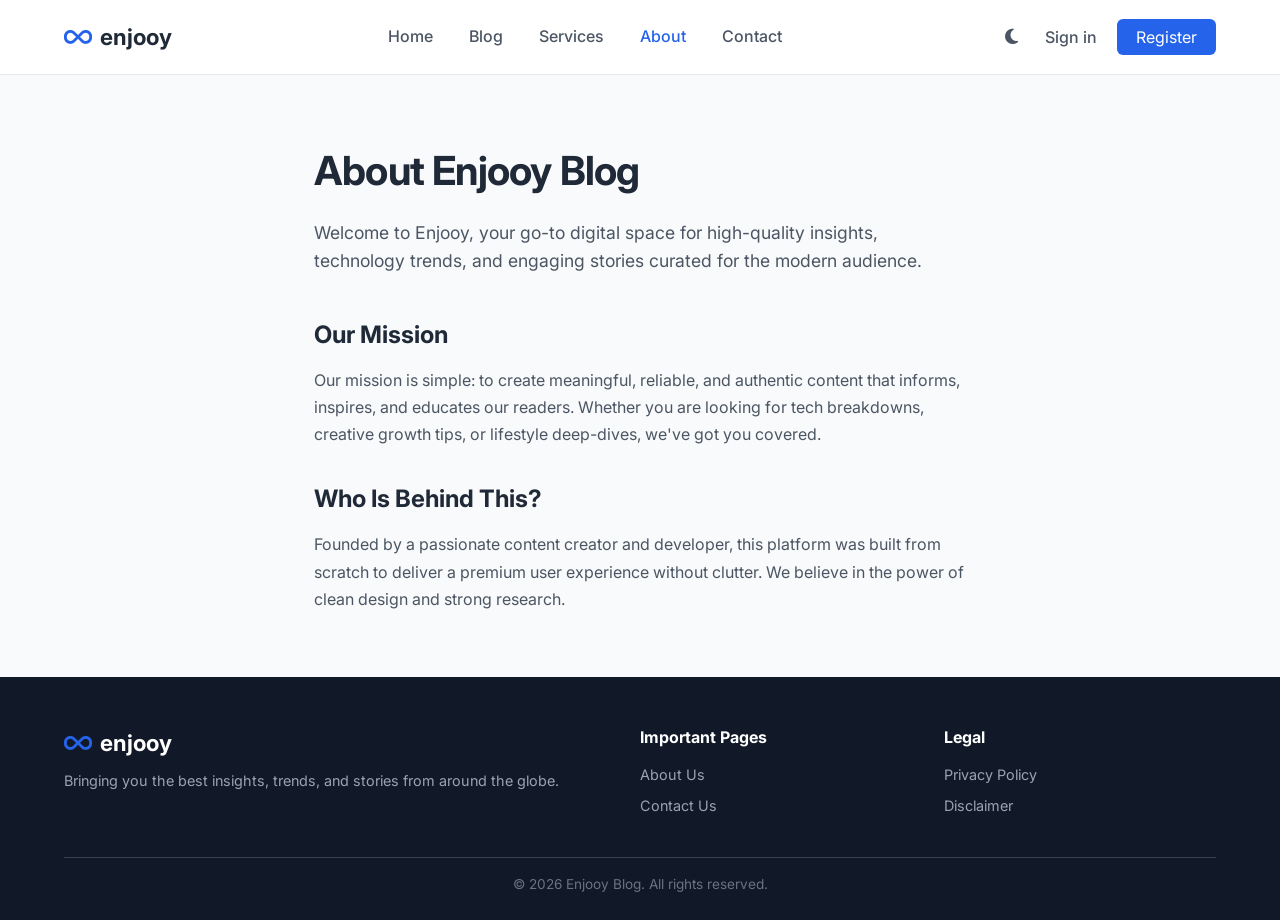
<file: about.html>
<!DOCTYPE html>
<html lang="en">
<head>
    <meta charset="UTF-8">
    <meta name="viewport" content="width=device-width, initial-scale=1.0">
    <title>About Us | Enjooy Blog</title>
    <link href="https://fonts.googleapis.com/css2?family=Inter:wght@300;400;500;600;700&display=swap" rel="stylesheet">
    <link rel="stylesheet" href="https://cdnjs.cloudflare.com/ajax/libs/font-awesome/6.4.0/css/all.min.css">
    <link rel="stylesheet" href="style.css">
</head>
<body>

    <header class="navbar">
        <div class="logo"><i class="fa-solid fa-infinity"></i><span>enjooy</span></div>
        <nav class="nav-links">
            <a href="index.html">Home</a>
            <a href="#">Blog</a>
            <a href="#">Services</a>
            <a href="about.html" class="active">About</a>
            <a href="contact.html">Contact</a>
        </nav>
        <div class="nav-auth">
            <button id="theme-toggle" class="btn-theme"><i class="fa-solid fa-moon" id="theme-icon"></i></button>
            <a href="#" class="btn-signin">Sign in</a>
            <a href="#" class="btn-register">Register</a>
        </div>
    </header>

    <main class="about-container">
        <h1>About Enjooy Blog</h1>
        <p class="lead-text">Welcome to Enjooy, your go-to digital space for high-quality insights, technology trends, and engaging stories curated for the modern audience.</p>
        
        <div class="about-content">
            <h2>Our Mission</h2>
            <p>Our mission is simple: to create meaningful, reliable, and authentic content that informs, inspires, and educates our readers. Whether you are looking for tech breakdowns, creative growth tips, or lifestyle deep-dives, we've got you covered.</p>
            
            <h2>Who Is Behind This?</h2>
            <p>Founded by a passionate content creator and developer, this platform was built from scratch to deliver a premium user experience without clutter. We believe in the power of clean design and strong research.</p>
        </div>
    </main>

    <footer class="footer">
        <div class="footer-container">
            <div class="footer-brand">
                <div class="logo"><i class="fa-solid fa-infinity"></i><span>enjooy</span></div>
                <p>Bringing you the best insights, trends, and stories from around the globe.</p>
            </div>
            <div class="footer-links">
                <h3>Important Pages</h3>
                <a href="about.html">About Us</a>
                <a href="contact.html">Contact Us</a>
            </div>
            <div class="footer-links">
                <h3>Legal</h3>
                <a href="privacy.html">Privacy Policy</a>
                <a href="disclaimer.html">Disclaimer</a>
            </div>
        </div>
        <div class="footer-bottom">
            <p>&copy; 2026 Enjooy Blog. All rights reserved.</p>
        </div>
    </footer>

    <script src="script.js"></script>
</body>
</html>
</file>
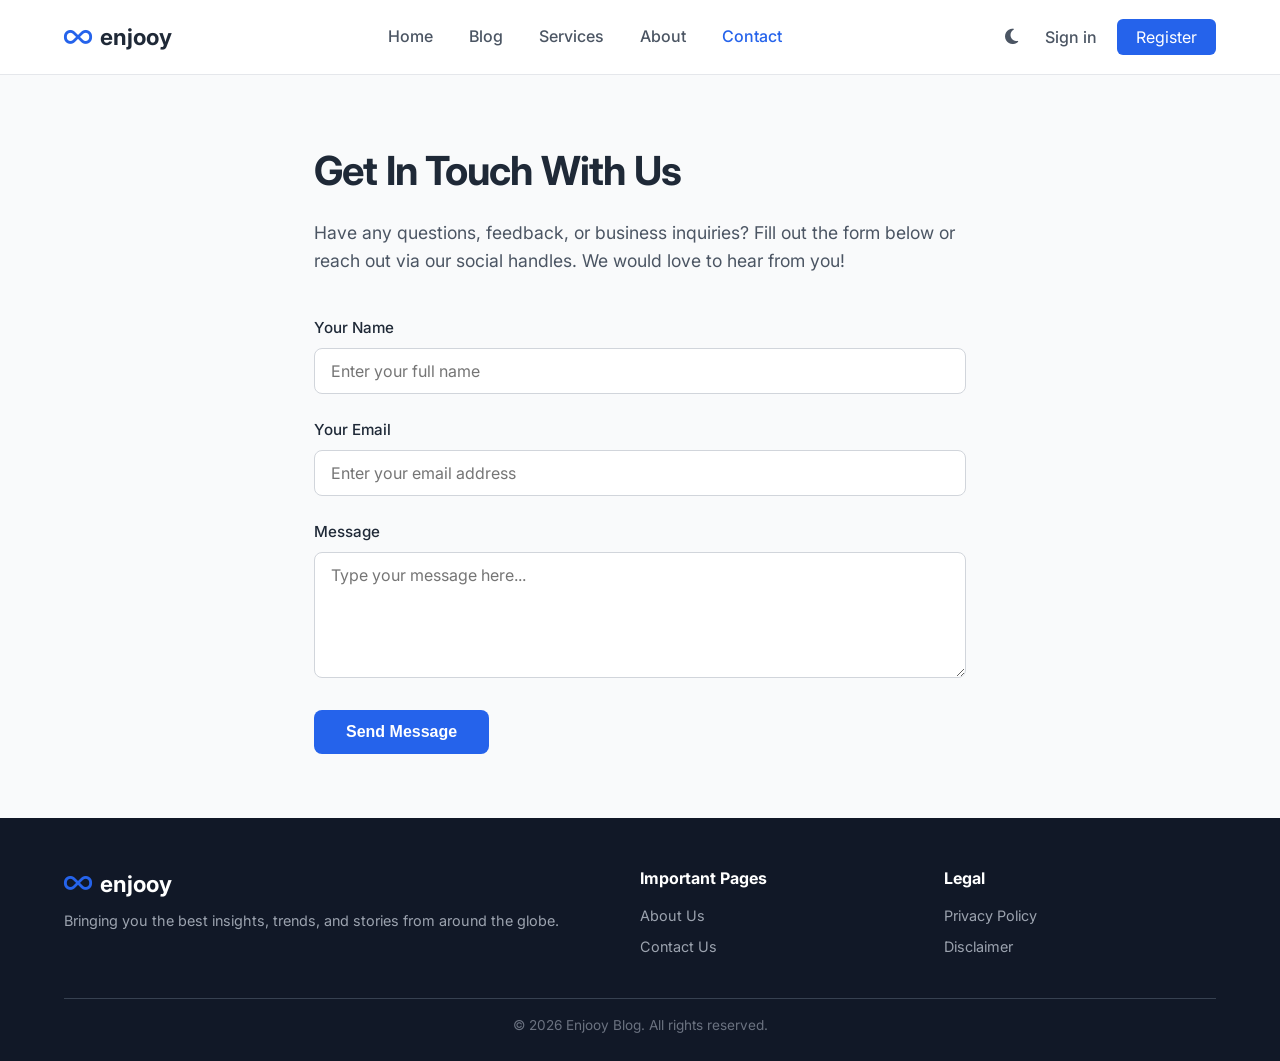
<file: contact.html>
<!DOCTYPE html>
<html lang="en">
<head>
    <meta charset="UTF-8">
    <meta name="viewport" content="width=device-width, initial-scale=1.0">
    <title>Contact Us | Enjooy Blog</title>
    <link href="https://fonts.googleapis.com/css2?family=Inter:wght@300;400;500;600;700&display=swap" rel="stylesheet">
    <link rel="stylesheet" href="https://cdnjs.cloudflare.com/ajax/libs/font-awesome/6.4.0/css/all.min.css">
    <link rel="stylesheet" href="style.css">
</head>
<body>

    <header class="navbar">
        <div class="logo"><i class="fa-solid fa-infinity"></i><span>enjooy</span></div>
        <nav class="nav-links">
            <a href="index.html">Home</a>
            <a href="#">Blog</a>
            <a href="#">Services</a>
            <a href="about.html">About</a>
            <a href="contact.html" class="active">Contact</a>
        </nav>
        <div class="nav-auth">
            <button id="theme-toggle" class="btn-theme"><i class="fa-solid fa-moon" id="theme-icon"></i></button>
            <a href="#" class="btn-signin">Sign in</a>
            <a href="#" class="btn-register">Register</a>
        </div>
    </header>

    <main class="contact-container">
        <div class="contact-box">
            <h1>Get In Touch With Us</h1>
            <p>Have any questions, feedback, or business inquiries? Fill out the form below or reach out via our social handles. We would love to hear from you!</p>
            
            <form id="contact-form" onsubmit="alert('Thank you! Your message has been sent successfully.'); return false;">
                <div class="form-group">
                    <label for="name">Your Name</label>
                    <input type="text" id="name" placeholder="Enter your full name" required>
                </div>
                <div class="form-group">
                    <label for="email">Your Email</label>
                    <input type="email" id="email" placeholder="Enter your email address" required>
                </div>
                <div class="form-group">
                    <label for="message">Message</label>
                    <textarea id="message" rows="5" placeholder="Type your message here..." required></textarea>
                </div>
                <button type="submit" class="btn-submit-contact">Send Message</button>
            </form>
        </div>
    </main>

    <footer class="footer">
        <div class="footer-container">
            <div class="footer-brand">
                <div class="logo"><i class="fa-solid fa-infinity"></i><span>enjooy</span></div>
                <p>Bringing you the best insights, trends, and stories from around the globe.</p>
            </div>
            <div class="footer-links">
                <h3>Important Pages</h3>
                <a href="about.html">About Us</a>
                <a href="contact.html">Contact Us</a>
            </div>
            <div class="footer-links">
                <h3>Legal</h3>
                <a href="privacy.html">Privacy Policy</a>
                <a href="disclaimer.html">Disclaimer</a>
            </div>
        </div>
        <div class="footer-bottom">
            <p>&copy; 2026 Enjooy Blog. All rights reserved.</p>
        </div>
    </footer>

    <script src="script.js"></script>
</body>
</html>
</file>
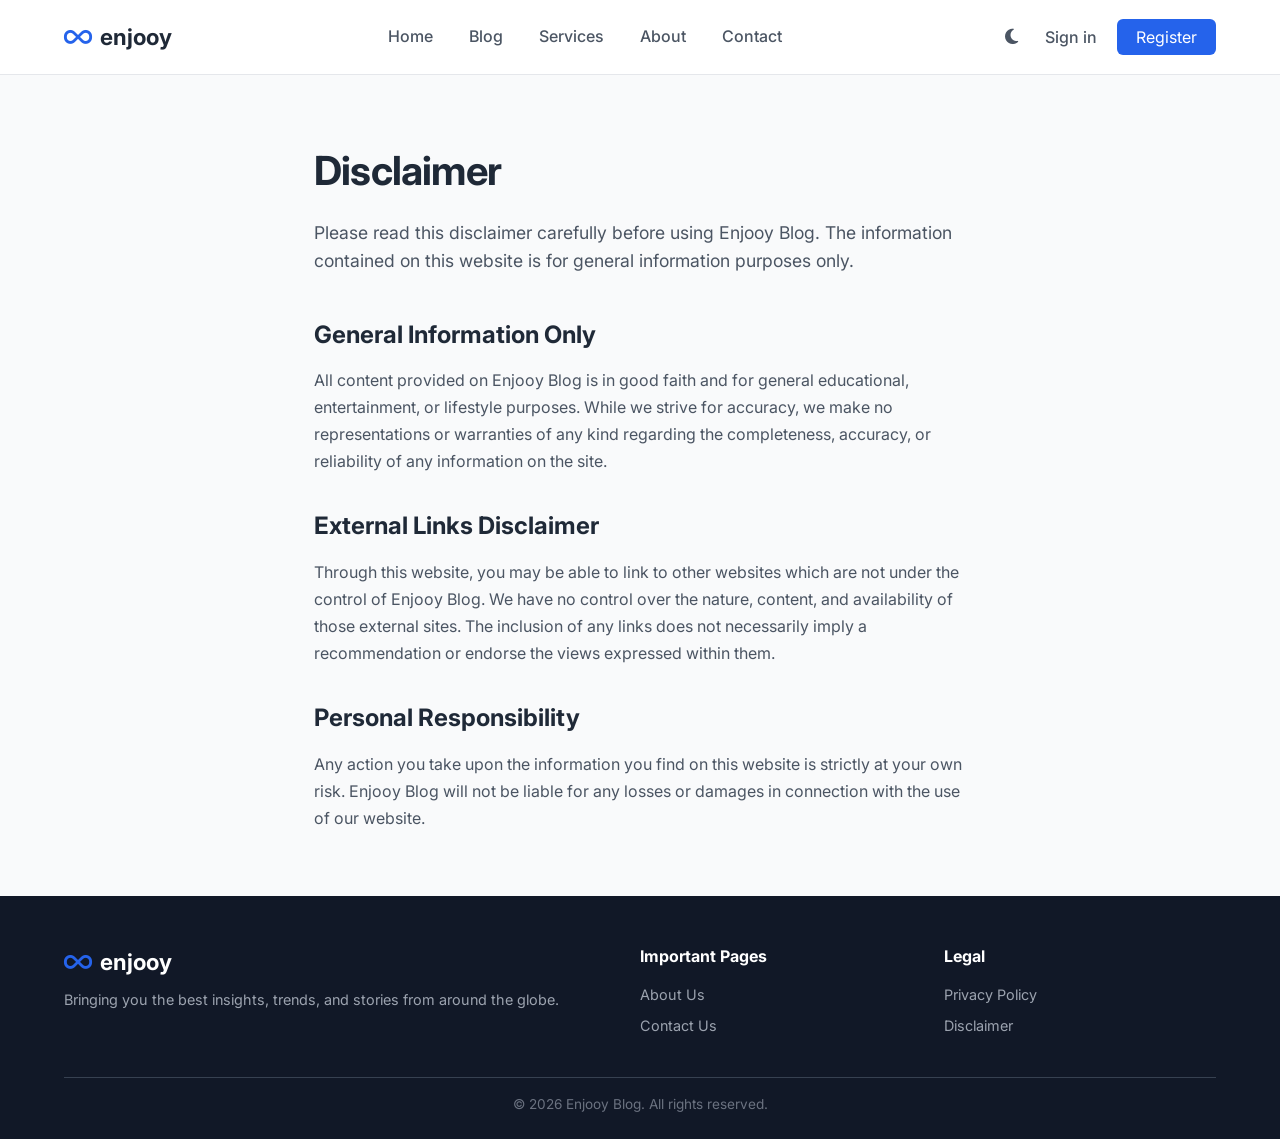
<file: disclaimer.html>
<!DOCTYPE html>
<html lang="en">
<head>
    <meta charset="UTF-8">
    <meta name="viewport" content="width=device-width, initial-scale=1.0">
    <title>Disclaimer | Enjooy Blog</title>
    <link href="https://fonts.googleapis.com/css2?family=Inter:wght@300;400;500;600;700&display=swap" rel="stylesheet">
    <link rel="stylesheet" href="https://cdnjs.cloudflare.com/ajax/libs/font-awesome/6.4.0/css/all.min.css">
    <link rel="stylesheet" href="style.css">
</head>
<body>

    <header class="navbar">
        <div class="logo"><i class="fa-solid fa-infinity"></i><span>enjooy</span></div>
        <nav class="nav-links">
            <a href="index.html">Home</a>
            <a href="#">Blog</a>
            <a href="#">Services</a>
            <a href="about.html">About</a>
            <a href="contact.html">Contact</a>
        </nav>
        <div class="nav-auth">
            <button id="theme-toggle" class="btn-theme"><i class="fa-solid fa-moon" id="theme-icon"></i></button>
            <a href="#" class="btn-signin">Sign in</a>
            <a href="#" class="btn-register">Register</a>
        </div>
    </header>

    <main class="about-container">
        <h1>Disclaimer</h1>
        <p class="lead-text">Please read this disclaimer carefully before using Enjooy Blog. The information contained on this website is for general information purposes only.</p>
        
        <div class="about-content">
            <h2>General Information Only</h2>
            <p>All content provided on Enjooy Blog is in good faith and for general educational, entertainment, or lifestyle purposes. While we strive for accuracy, we make no representations or warranties of any kind regarding the completeness, accuracy, or reliability of any information on the site.</p>
            
            <h2>External Links Disclaimer</h2>
            <p>Through this website, you may be able to link to other websites which are not under the control of Enjooy Blog. We have no control over the nature, content, and availability of those external sites. The inclusion of any links does not necessarily imply a recommendation or endorse the views expressed within them.</p>
            
            <h2>Personal Responsibility</h2>
            <p>Any action you take upon the information you find on this website is strictly at your own risk. Enjooy Blog will not be liable for any losses or damages in connection with the use of our website.</p>
        </div>
    </main>

    <footer class="footer">
        <div class="footer-container">
            <div class="footer-brand">
                <div class="logo"><i class="fa-solid fa-infinity"></i><span>enjooy</span></div>
                <p>Bringing you the best insights, trends, and stories from around the globe.</p>
            </div>
            <div class="footer-links">
                <h3>Important Pages</h3>
                <a href="about.html">About Us</a>
                <a href="contact.html">Contact Us</a>
            </div>
            <div class="footer-links">
                <h3>Legal</h3>
                <a href="privacy.html">Privacy Policy</a>
                <a href="disclaimer.html">Disclaimer</a>
            </div>
        </div>
        <div class="footer-bottom">
            <p>&copy; 2026 Enjooy Blog. All rights reserved.</p>
        </div>
    </footer>

    <script src="script.js"></script>
</body>
</html>
</file>
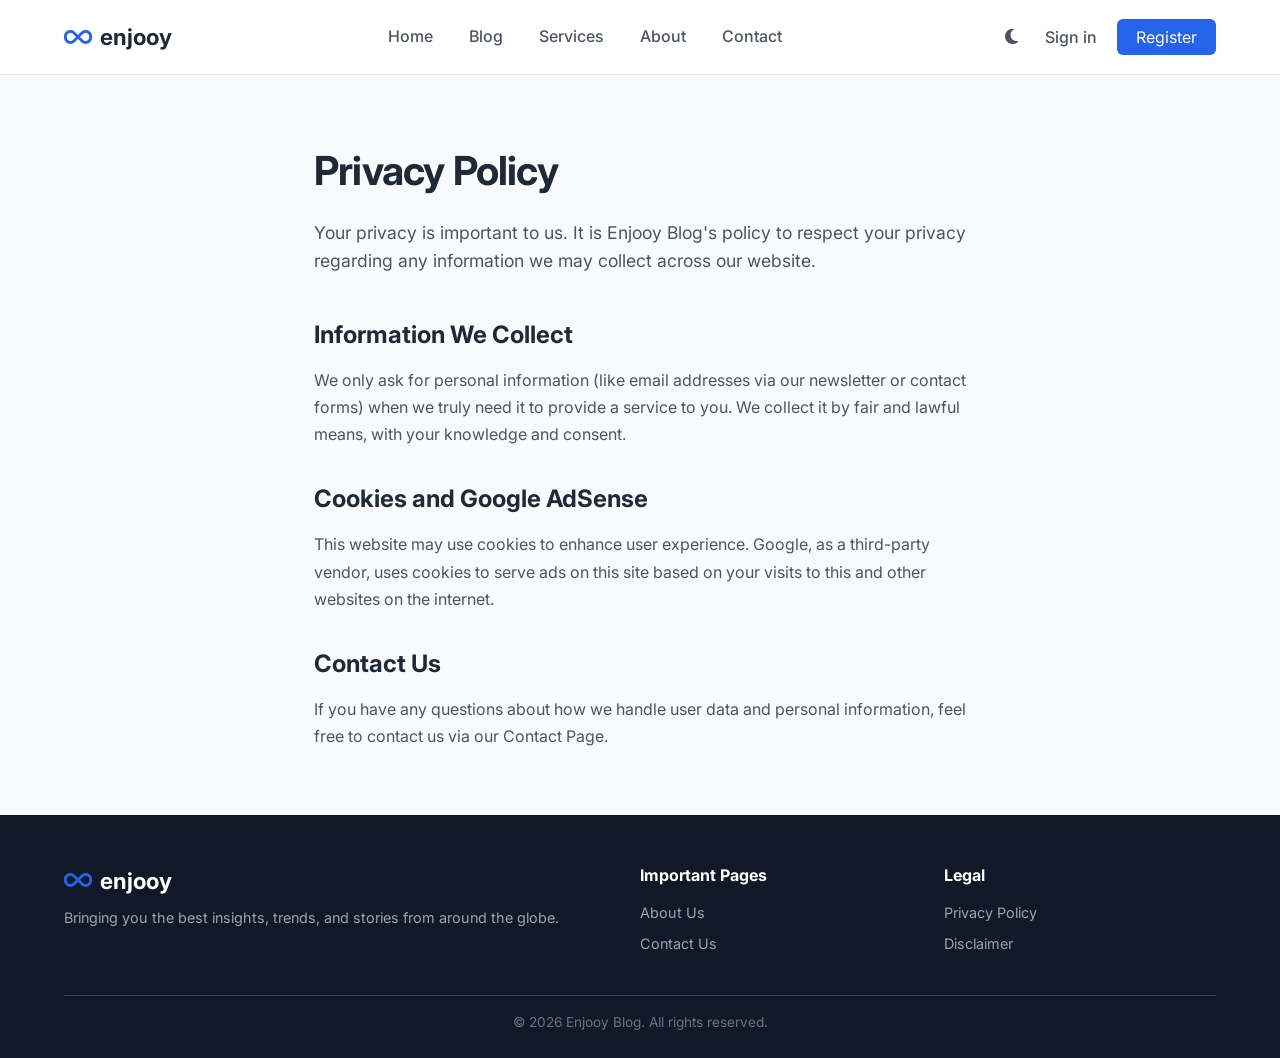
<file: privacy.html>
<!DOCTYPE html>
<html lang="en">
<head>
    <meta charset="UTF-8">
    <meta name="viewport" content="width=device-width, initial-scale=1.0">
    <title>Privacy Policy | Enjooy Blog</title>
    <link href="https://fonts.googleapis.com/css2?family=Inter:wght@300;400;500;600;700&display=swap" rel="stylesheet">
    <link rel="stylesheet" href="https://cdnjs.cloudflare.com/ajax/libs/font-awesome/6.4.0/css/all.min.css">
    <link rel="stylesheet" href="style.css">
</head>
<body>

    <header class="navbar">
        <div class="logo"><i class="fa-solid fa-infinity"></i><span>enjooy</span></div>
        <nav class="nav-links">
            <a href="index.html">Home</a>
            <a href="#">Blog</a>
            <a href="#">Services</a>
            <a href="about.html">About</a>
            <a href="contact.html">Contact</a>
        </nav>
        <div class="nav-auth">
            <button id="theme-toggle" class="btn-theme"><i class="fa-solid fa-moon" id="theme-icon"></i></button>
            <a href="#" class="btn-signin">Sign in</a>
            <a href="#" class="btn-register">Register</a>
        </div>
    </header>

    <main class="about-container">
        <h1>Privacy Policy</h1>
        <p class="lead-text">Your privacy is important to us. It is Enjooy Blog's policy to respect your privacy regarding any information we may collect across our website.</p>
        
        <div class="about-content">
            <h2>Information We Collect</h2>
            <p>We only ask for personal information (like email addresses via our newsletter or contact forms) when we truly need it to provide a service to you. We collect it by fair and lawful means, with your knowledge and consent.</p>
            
            <h2>Cookies and Google AdSense</h2>
            <p>This website may use cookies to enhance user experience. Google, as a third-party vendor, uses cookies to serve ads on this site based on your visits to this and other websites on the internet.</p>
            
            <h2>Contact Us</h2>
            <p>If you have any questions about how we handle user data and personal information, feel free to contact us via our Contact Page.</p>
        </div>
    </main>

    <footer class="footer">
        <div class="footer-container">
            <div class="footer-brand">
                <div class="logo"><i class="fa-solid fa-infinity"></i><span>enjooy</span></div>
                <p>Bringing you the best insights, trends, and stories from around the globe.</p>
            </div>
            <div class="footer-links">
                <h3>Important Pages</h3>
                <a href="about.html">About Us</a>
                <a href="contact.html">Contact Us</a>
            </div>
            <div class="footer-links">
                <h3>Legal</h3>
                <a href="privacy.html">Privacy Policy</a>
                <a href="disclaimer.html">Disclaimer</a>
            </div>
        </div>
        <div class="footer-bottom">
            <p>&copy; 2026 Enjooy Blog. All rights reserved.</p>
        </div>
    </footer>

    <script src="script.js"></script>
</body>
</html>
</file>
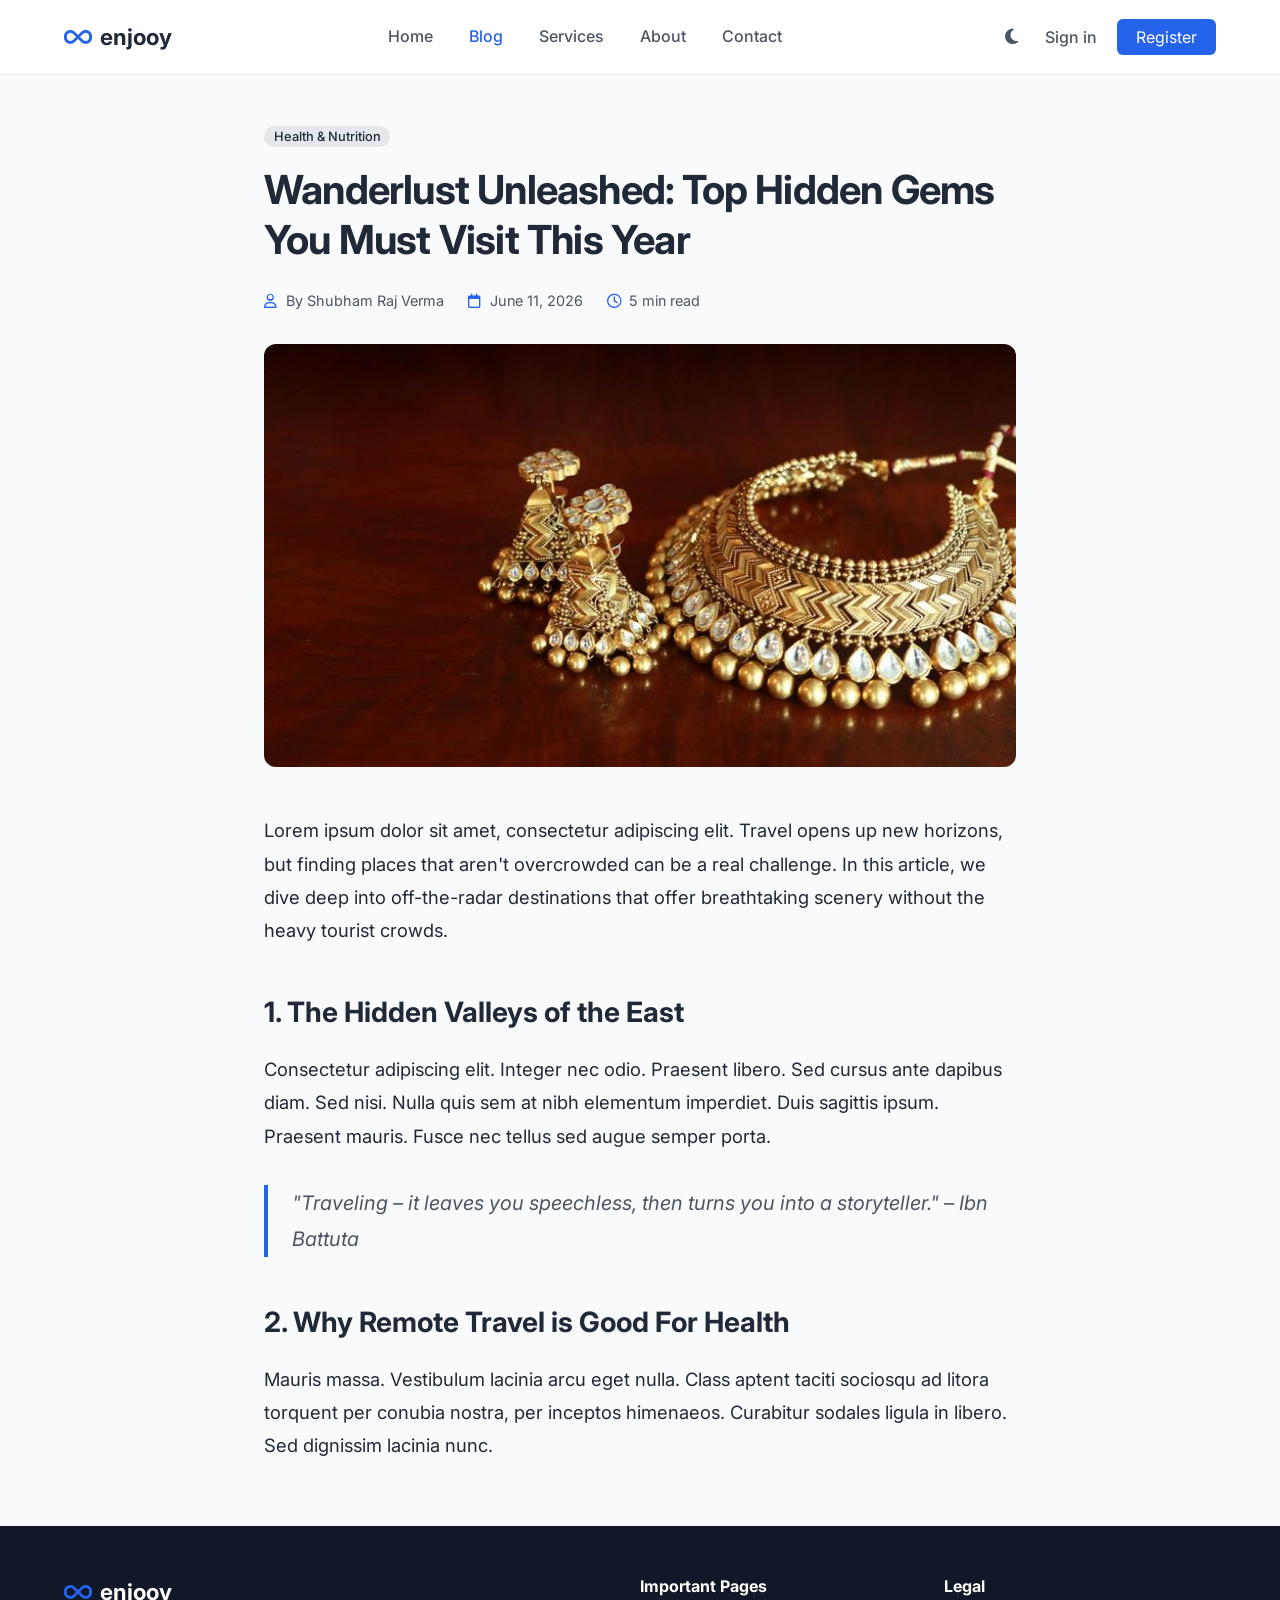
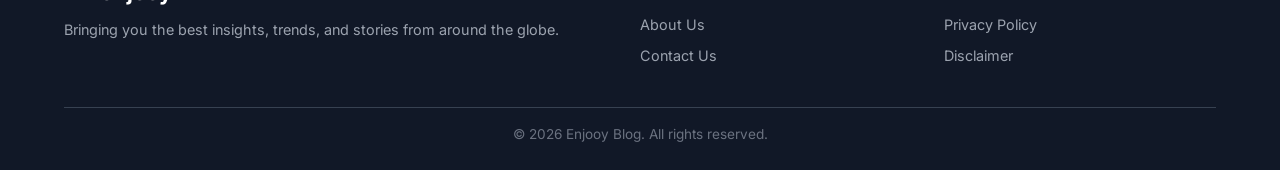
<file: blogs/hidden-gems.html>
<!DOCTYPE html>
<html lang="en">
<head>
    <meta charset="UTF-8">
    <meta name="viewport" content="width=device-width, initial-scale=1.0">
    <title>Wanderlust Unleashed | Enjooy Blog</title>
    <link href="https://fonts.googleapis.com/css2?family=Inter:wght@300;400;500;600;700&display=swap" rel="stylesheet">
    <link rel="stylesheet" href="https://cdnjs.cloudflare.com/ajax/libs/font-awesome/6.4.0/css/all.min.css">
    <link rel="stylesheet" href="../style.css">
</head>
<body>

    <header class="navbar">
        <div class="logo">
            <i class="fa-solid fa-infinity"></i><span>enjooy</span>
        </div>
        <nav class="nav-links">
            <a href="../index.html">Home</a>
            <a href="#" class="active">Blog</a>
            <a href="#">Services</a>
            <a href="#">About</a>
            <a href="#">Contact</a>
        </nav>
        <div class="nav-auth">
            <button id="theme-toggle" class="btn-theme">
                <i class="fa-solid fa-moon" id="theme-icon"></i>
            </button>
            <a href="#" class="btn-signin">Sign in</a>
            <a href="#" class="btn-register">Register</a>
        </div>
    </header>

    <main class="single-post-container">
        <article class="post-content-area">
            <span class="badge">Health & Nutrition</span>
            <h1 class="post-main-heading">Wanderlust Unleashed: Top Hidden Gems You Must Visit This Year</h1>
            
            <div class="post-meta">
                <span><i class="fa-regular fa-user"></i> By Shubham Raj Verma</span>
                <span><i class="fa-regular fa-calendar"></i> June 11, 2026</span>
                <span><i class="fa-regular fa-clock"></i> 5 min read</span>
            </div>

            <img src="/Images/necklace.jpg.jpg" alt="Hidden Gems" class="post-main-img" title="Jewellary">

            <div class="post-body-text">
                <p>Lorem ipsum dolor sit amet, consectetur adipiscing elit. Travel opens up new horizons, but finding places that aren't overcrowded can be a real challenge. In this article, we dive deep into off-the-radar destinations that offer breathtaking scenery without the heavy tourist crowds.</p>
                
                <h2>1. The Hidden Valleys of the East</h2>
                <p>Consectetur adipiscing elit. Integer nec odio. Praesent libero. Sed cursus ante dapibus diam. Sed nisi. Nulla quis sem at nibh elementum imperdiet. Duis sagittis ipsum. Praesent mauris. Fusce nec tellus sed augue semper porta.</p>
                
                <blockquote>"Traveling – it leaves you speechless, then turns you into a storyteller." – Ibn Battuta</blockquote>

                <h2>2. Why Remote Travel is Good For Health</h2>
                <p>Mauris massa. Vestibulum lacinia arcu eget nulla. Class aptent taciti sociosqu ad litora torquent per conubia nostra, per inceptos himenaeos. Curabitur sodales ligula in libero. Sed dignissim lacinia nunc.</p>
            </div>
        </article>
    </main>

    <footer class="footer">
        <div class="footer-container">
            <div class="footer-brand">
                <div class="logo"><i class="fa-solid fa-infinity"></i><span>enjooy</span></div>
                <p>Bringing you the best insights, trends, and stories from around the globe.</p>
            </div>
            <div class="footer-links">
                <h3>Important Pages</h3>
                <a href="#">About Us</a>
                <a href="#">Contact Us</a>
            </div>
            <div class="footer-links">
                <h3>Legal</h3>
                <a href="#">Privacy Policy</a>
                <a href="#">Disclaimer</a>
            </div>
        </div>
        <div class="footer-bottom">
            <p>&copy; 2026 Enjooy Blog. All rights reserved.</p>
        </div>
    </footer>

    <script src="../script.js"></script>
</body>
</html>
</file>
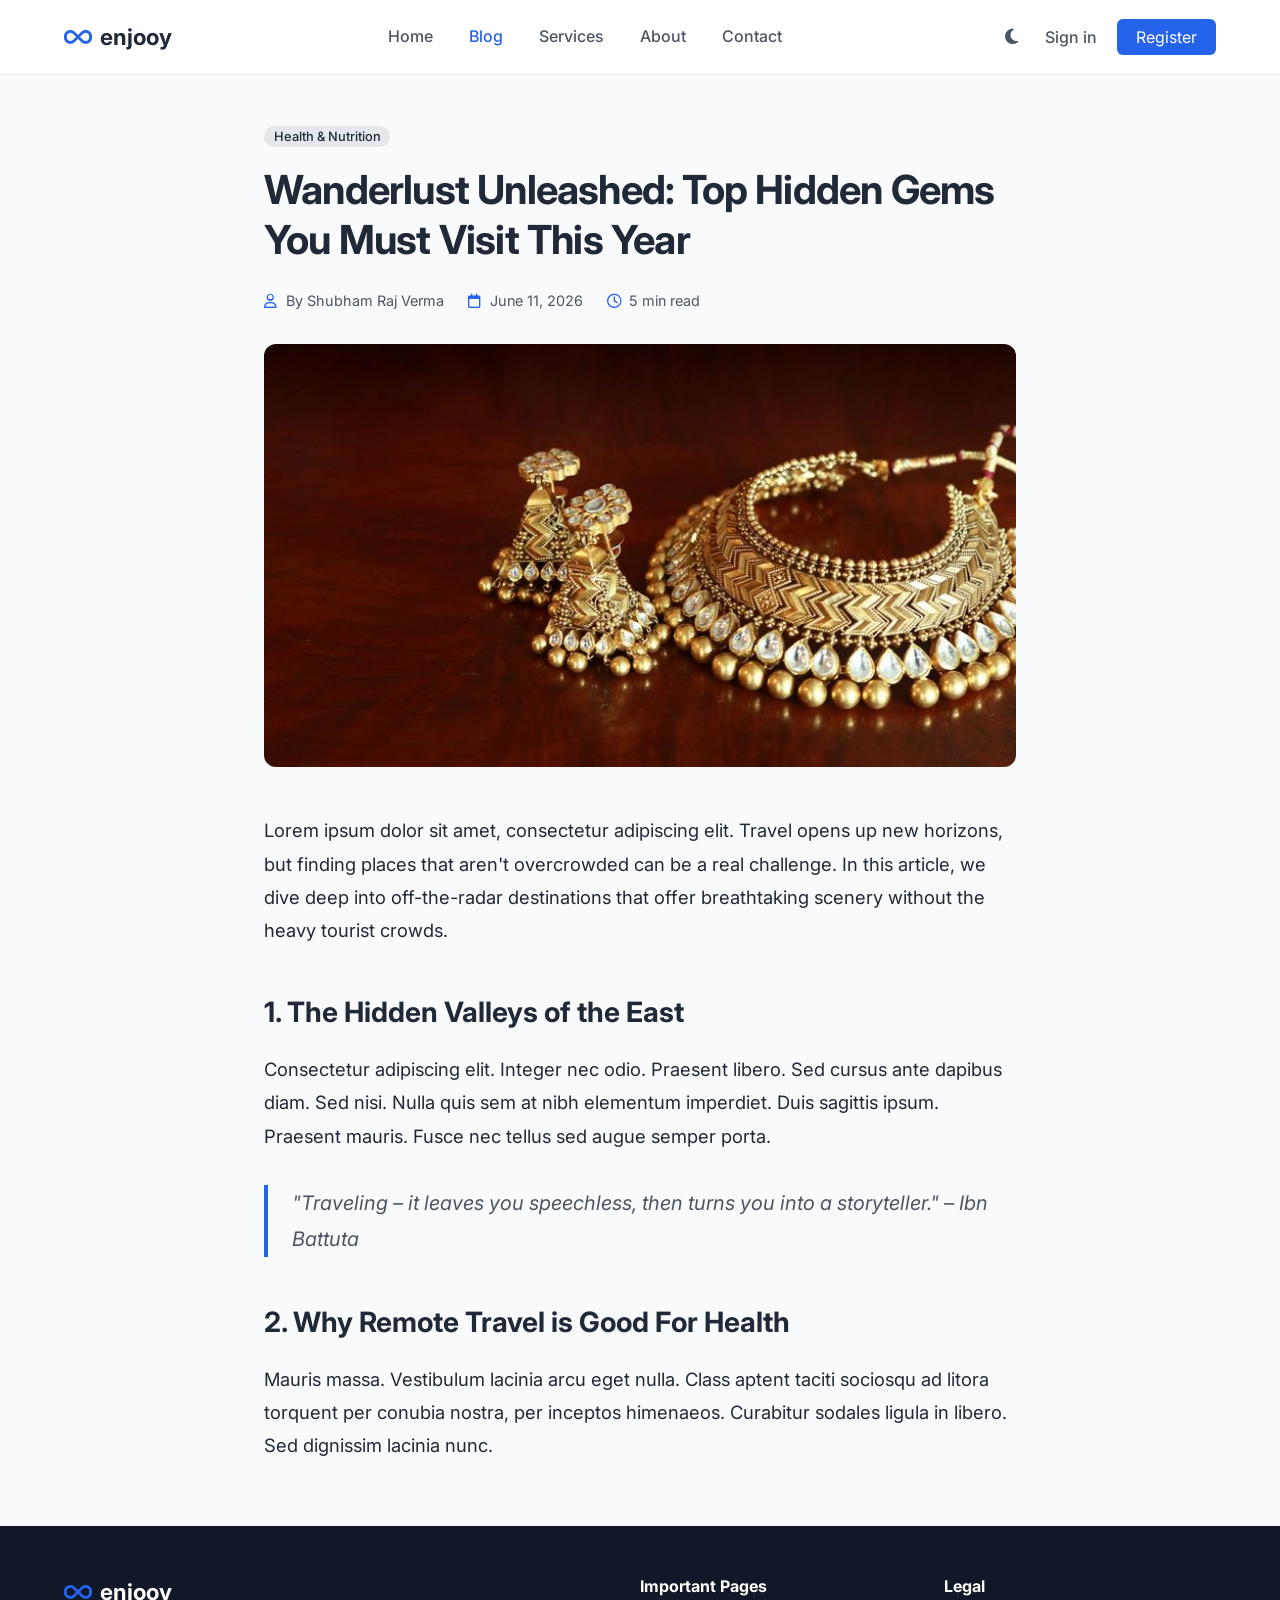
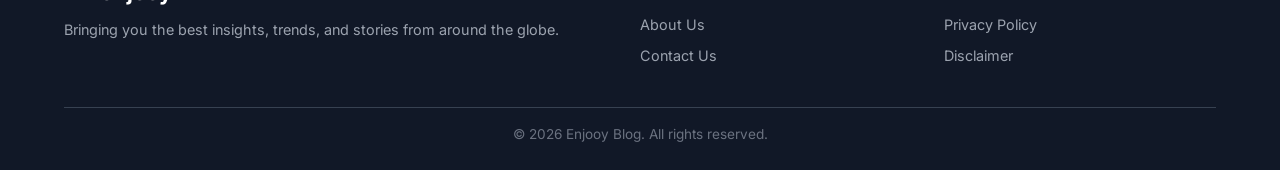
<file: blogs/hideen-gems.html>
<!DOCTYPE html>
<html lang="en">
<head>
    <meta charset="UTF-8">
    <meta name="viewport" content="width=device-width, initial-scale=1.0">
    <title>Wanderlust Unleashed | Enjooy Blog</title>
    <link href="https://fonts.googleapis.com/css2?family=Inter:wght@300;400;500;600;700&display=swap" rel="stylesheet">
    <link rel="stylesheet" href="https://cdnjs.cloudflare.com/ajax/libs/font-awesome/6.4.0/css/all.min.css">
    <link rel="stylesheet" href="../style.css">
</head>
<body>

    <header class="navbar">
        <div class="logo">
            <i class="fa-solid fa-infinity"></i><span>enjooy</span>
        </div>
        <nav class="nav-links">
            <a href="../index.html">Home</a>
            <a href="#" class="active">Blog</a>
            <a href="#">Services</a>
            <a href="#">About</a>
            <a href="#">Contact</a>
        </nav>
        <div class="nav-auth">
            <button id="theme-toggle" class="btn-theme">
                <i class="fa-solid fa-moon" id="theme-icon"></i>
            </button>
            <a href="#" class="btn-signin">Sign in</a>
            <a href="#" class="btn-register">Register</a>
        </div>
    </header>

    <main class="single-post-container">
        <article class="post-content-area">
            <span class="badge">Health & Nutrition</span>
            <h1 class="post-main-heading">Wanderlust Unleashed: Top Hidden Gems You Must Visit This Year</h1>
            
            <div class="post-meta">
                <span><i class="fa-regular fa-user"></i> By Shubham Raj Verma</span>
                <span><i class="fa-regular fa-calendar"></i> June 11, 2026</span>
                <span><i class="fa-regular fa-clock"></i> 5 min read</span>
            </div>

            <img src="/Images/necklace.jpg.jpg" alt="Hidden Gems" class="post-main-img" title="Jewellary">

            <div class="post-body-text">
                <p>Lorem ipsum dolor sit amet, consectetur adipiscing elit. Travel opens up new horizons, but finding places that aren't overcrowded can be a real challenge. In this article, we dive deep into off-the-radar destinations that offer breathtaking scenery without the heavy tourist crowds.</p>
                
                <h2>1. The Hidden Valleys of the East</h2>
                <p>Consectetur adipiscing elit. Integer nec odio. Praesent libero. Sed cursus ante dapibus diam. Sed nisi. Nulla quis sem at nibh elementum imperdiet. Duis sagittis ipsum. Praesent mauris. Fusce nec tellus sed augue semper porta.</p>
                
                <blockquote>"Traveling – it leaves you speechless, then turns you into a storyteller." – Ibn Battuta</blockquote>

                <h2>2. Why Remote Travel is Good For Health</h2>
                <p>Mauris massa. Vestibulum lacinia arcu eget nulla. Class aptent taciti sociosqu ad litora torquent per conubia nostra, per inceptos himenaeos. Curabitur sodales ligula in libero. Sed dignissim lacinia nunc.</p>
            </div>
        </article>
    </main>

    <footer class="footer">
        <div class="footer-container">
            <div class="footer-brand">
                <div class="logo"><i class="fa-solid fa-infinity"></i><span>enjooy</span></div>
                <p>Bringing you the best insights, trends, and stories from around the globe.</p>
            </div>
            <div class="footer-links">
                <h3>Important Pages</h3>
                <a href="#">About Us</a>
                <a href="#">Contact Us</a>
            </div>
            <div class="footer-links">
                <h3>Legal</h3>
                <a href="#">Privacy Policy</a>
                <a href="#">Disclaimer</a>
            </div>
        </div>
        <div class="footer-bottom">
            <p>&copy; 2026 Enjooy Blog. All rights reserved.</p>
        </div>
    </footer>

    <script src="../script.js"></script>
</body>
</html>
</file>
<file: style.css>
/* CSS VARIABLES FOR EASY THEMING */
:root {
    --primary-color: #2563eb;
    --primary-hover: #1d4ed8;
    --text-main: #1f2937;
    --text-muted: #4b5563;
    --bg-light: #f9fafb;
    --bg-card: #ffffff;
    --font-inter: 'Inter', sans-serif;
}

/* UNIVERSAL RESET */
* {
    margin: 0;
    padding: 0;
    box-sizing: border-box;
}

body {
    font-family: var(--font-inter);
    background-color: var(--bg-light);
    color: var(--text-main);
    line-height: 1.6;
    transition: background-color 0.3s, color 0.3s;
}

/* NAVBAR */
.navbar {
    display: flex;
    justify-content: space-between;
    align-items: center;
    padding: 1.2rem 5%;
    background-color: #ffffff;
    border-bottom: 1px solid #e5e7eb;
    position: sticky;
    top: 0;
    z-index: 100;
}

.logo {
    display: flex;
    align-items: center;
    gap: 0.5rem;
    font-size: 1.4rem;
    font-weight: 700;
}

.logo i { color: var(--primary-color); }

.nav-links a {
    text-decoration: none;
    color: var(--text-muted);
    margin: 0 1rem;
    font-weight: 500;
}

.nav-links a.active, .nav-links a:hover { color: var(--primary-color); }

.btn-theme {
    background: none;
    border: none;
    font-size: 1.1rem;
    color: var(--text-muted);
    cursor: pointer;
    margin-right: 1rem;
    padding: 0.4rem;
    border-radius: 50%;
}

.btn-signin { text-decoration: none; color: var(--text-muted); margin-right: 1rem; font-weight: 500;}

.btn-register {
    background-color: var(--primary-color);
    color: white;
    padding: 0.5rem 1.2rem;
    border-radius: 6px;
    text-decoration: none;
    transition: background 0.3s;
}
.btn-register:hover { background-color: var(--primary-hover); }

/* HERO SECTION */
.hero {
    text-align: center;
    padding: 4rem 1rem;
    max-width: 750px;
    margin: 0 auto;
}

.badge {
    background-color: #e5e7eb;
    padding: 0.2rem 0.6rem;
    border-radius: 20px;
    font-size: 0.8rem;
    font-weight: 500;
}

.hero h1 { font-size: 2.8rem; margin: 1rem 0; letter-spacing: -0.03em; }
.hero p { color: var(--text-muted); margin-bottom: 2rem; }

/* SEARCH BAR */
.search-container {
    display: flex;
    align-items: center;
    background: white;
    border: 1px solid #d1d5db;
    border-radius: 50px;
    padding: 0.3rem 0.3rem 0.3rem 1.2rem;
    max-width: 550px;
    margin: 0 auto;
}

.search-icon { color: #9ca3af; margin-right: 0.5rem; }
.search-container input { border: none; outline: none; width: 100%; font-size: 0.95rem; }

.btn-search {
    background-color: var(--primary-color);
    color: white;
    border: none;
    padding: 0.6rem 1.4rem;
    border-radius: 50px;
    cursor: pointer;
}

/* LAYOUT GRID */
.main-container {
    display: grid;
    grid-template-columns: 2.8fr 1fr;
    gap: 2.5rem;
    padding: 2rem 5%;
    max-width: 1300px;
    margin: 0 auto;
}

.section-title { margin-bottom: 1.5rem; font-size: 1.5rem; }

/* BLOG CARDS */
.blog-grid {
    display: grid;
    grid-template-columns: repeat(auto-fit, minmax(280px, 1fr));
    gap: 1.5rem;
}

.blog-card {
    background-size: cover;
    background-position: center;
    border-radius: 12px;
    min-height: 400px;
    display: flex;
    align-items: flex-end;
    padding: 1.5rem;
    color: white;
    transition: transform 0.3s;
    cursor: pointer;
}

.blog-card:hover { transform: translateY(-5px); }
.card-tag { background: rgba(255,255,255,0.25); backdrop-filter: blur(5px); padding: 0.2rem 0.6rem; border-radius: 20px; font-size: 0.75rem; }
.card-content h3 { margin: 0.5rem 0; font-size: 1.25rem; }
.card-content p { font-size: 0.85rem; color: #e5e7eb; }

/* SIDEBAR & NEWSLETTER */
.newsletter-box { background-color: #f3f4f6; padding: 1.5rem; border-radius: 12px; text-align: center; }
.newsletter-icon { font-size: 2rem; color: var(--primary-color); margin-bottom: 0.5rem; }
.newsletter-box input { width: 100%; padding: 0.6rem; border: 1px solid #d1d5db; border-radius: 6px; margin-bottom: 0.5rem; outline: none; }
.btn-subscribe { width: 100%; background-color: #111827; color: white; border: none; padding: 0.6rem; border-radius: 6px; cursor: pointer; font-weight: 600; }

/* FOOTER */
.footer { background-color: #111827; color: white; padding: 3rem 5% 1.5rem 5%; margin-top: 4rem; }
.footer-container { display: grid; grid-template-columns: 2fr 1fr 1fr; gap: 2rem; max-width: 1200px; margin: 0 auto; }
.footer-brand p { color: #9ca3af; font-size: 0.9rem; margin: 0.5rem 0 1rem 0; }
.social-icons a { color: #9ca3af; margin-right: 1rem; font-size: 1.1rem; }
.footer-links h3 { font-size: 1rem; margin-bottom: 0.8rem; }
.footer-links a { display: block; color: #9ca3af; text-decoration: none; margin-bottom: 0.5rem; font-size: 0.9rem; }
.footer-links a:hover { color: white; }
.footer-bottom { border-top: 1px solid #374151; margin-top: 2rem; padding-top: 1rem; text-align: center; color: #6b7280; font-size: 0.85rem; }

/* =======================================
   DARK THEME SYSTEM OVERRIDES 
   ======================================= */
body.dark {
    --bg-light: #0f172a;
    --text-main: #f8fafc;
    --text-muted: #94a3b8;
}
body.dark .navbar, body.dark .search-container, body.dark .newsletter-box { background-color: #1e293b; border-color: #334155; }
body.dark .logo { color: white; }
body.dark .search-container input, body.dark .newsletter-box input { background-color: #0f172a; color: white; border-color: #334155; }
body.dark .btn-subscribe { background-color: var(--primary-color); }

/* RESPONSIVE DESIGN */
@media (max-width: 768px) {
    .main-container { grid-template-columns: 1fr; }
    .footer-container { grid-template-columns: 1fr; }
    .navbar { flex-direction: column; gap: 1rem; }
}
.card-link { text-decoration: none; color: inherit; display: block; }

/* SINGLE BLOG PAGE STYLING */
.single-post-container {
    max-width: 800px;
    margin: 3rem auto;
    padding: 0 1.5rem;
}

.post-main-heading {
    font-size: 2.5rem;
    font-weight: 700;
    line-height: 1.25;
    margin: 1rem 0 1.5rem 0;
    letter-spacing: -0.02em;
}

.post-meta {
    display: flex;
    gap: 1.5rem;
    color: var(--text-muted);
    font-size: 0.9rem;
    margin-bottom: 2rem;
}

.post-meta i {
    margin-right: 0.3rem;
    color: var(--primary-color);
}

.post-main-img {
    width: 100%;
    max-height: 450px;
    object-fit: cover;
    border-radius: 12px;
    margin-bottom: 2.5rem;
}

.post-body-text {
    font-size: 1.15rem;
    line-height: 1.8;
    color: var(--text-main);
}

.post-body-text p {
    margin-bottom: 1.5rem;
}

.post-body-text h2 {
    font-size: 1.75rem;
    margin: 2.5rem 0 1rem 0;
    font-weight: 700;
}

.post-body-text blockquote {
    border-left: 4px solid var(--primary-color);
    padding-left: 1.5rem;
    font-style: italic;
    color: var(--text-muted);
    margin: 2rem 0;
    font-size: 1.25rem;
}

/* CONTACT & ABOUT PAGES STYLING */
.contact-container, .about-container {
    max-width: 700px;
    margin: 4rem auto;
    padding: 0 1.5rem;
}

.contact-box h1, .about-container h1 {
    font-size: 2.5rem;
    font-weight: 700;
    margin-bottom: 1rem;
    letter-spacing: -0.02em;
}

.contact-box p, .about-container .lead-text {
    color: var(--text-muted);
    font-size: 1.1rem;
    margin-bottom: 2.5rem;
}

/* FORM ELEMENTS */
.form-group {
    margin-bottom: 1.5rem;
    text-align: left;
}

.form-group label {
    display: block;
    font-weight: 500;
    margin-bottom: 0.5rem;
    font-size: 0.95rem;
}

.form-group input, .form-group textarea {
    width: 100%;
    padding: 0.75rem 1rem;
    border: 1px solid #d1d5db;
    border-radius: 8px;
    outline: none;
    font-family: var(--font-inter);
    font-size: 1rem;
    background-color: white;
    color: var(--text-main);
}

.form-group input:focus, .form-group textarea:focus {
    border-color: var(--primary-color);
    box-shadow: 0 0 0 3px rgba(37, 99, 235, 0.1);
}

.btn-submit-contact {
    background-color: var(--primary-color);
    color: white;
    border: none;
    padding: 0.8rem 2rem;
    border-radius: 8px;
    font-size: 1rem;
    font-weight: 600;
    cursor: pointer;
    transition: background 0.3s;
}

.btn-submit-contact:hover {
    background-color: var(--primary-hover);
}

/* ABOUT CONTENT */
.about-content h2 {
    font-size: 1.5rem;
    margin: 2rem 0 0.8rem 0;
}

.about-content p {
    color: var(--text-muted);
    line-height: 1.7;
    margin-bottom: 1.5rem;
}

/* DARK MODE SUPPORT FOR NEW PAGES */
body.dark .form-group input, 
body.dark .form-group textarea {
    background-color: #1e293b;
    border-color: #334155;
    color: white;
}



/* --- SIDEBAR WIDGETS INTEGRATION --- */

/* Sidebar ke widgets ke beech professional spacing */
.sidebar {
    display: flex;
    flex-direction: column;
    gap: 35px;
}

/* Mini Post Main Row */
.mini-post-list {
    display: flex;
    flex-direction: column;
    gap: 22px;
    margin-top: 15px;
}

.mini-post {
    display: flex;
    gap: 16px;
    align-items: flex-start; /* Title upar se properly align ho */
}

/* Sidebar Images Customization */
.mini-post img {
    width: 75px;
    height: 75px;
    border-radius: 12px; /* Smooth professional curve */
    object-fit: cover;
    box-shadow: 0 2px 6px rgba(0,0,0,0.06);
}

/* Mini Post Details */
.mini-post-info {
    flex: 1;
}

.mini-date {
    font-size: 0.8rem;
    color: #8c8c8c;
    font-weight: 500;
    display: block;
    margin-bottom: 6px;
}

/* Sidebar Titles Fixing (Jo screenshot mein alag dikh rahe the) */
.mini-title {
    font-size: 0.95rem;
    font-weight: 600;
    line-height: 1.4;
    color: #111111;
    margin: 0;
    letter-spacing: -0.01em;
    transition: color 0.2s ease;
}

.mini-title:hover {
    color: #2563eb; /* Hover karne par premium blue color */
    cursor: pointer;
}

/* Text only mini posts padding correction */
.mini-post.no-img {
    border-bottom: 1px solid #f0f0f2;
    padding-bottom: 15px;
}

.mini-post.no-img:last-child {
    border-bottom: none;
    padding-bottom: 0;
}
/* LOAD MORE BUTTON LAYOUT */
.load-more-container {
    display: flex;
    justify-content: center;
    margin-top: 40px;
    width: 100%;
}

.btn-load-more {
    background-color: #f4f4f6;
    color: #333;
    border: none;
    padding: 12px 35px;
    font-size: 0.9rem;
    font-weight: 600;
    border-radius: 25px;
    cursor: pointer;
    display: flex;
    align-items: center;
    gap: 8px;
    transition: all 0.3s cubic-bezier(0.4, 0, 0.2, 1);
    box-shadow: 0 2px 4px rgba(0,0,0,0.04);
}

.btn-load-more:hover {
    background-color: #2563eb;
    color: #fff;
    transform: translateY(-2px);
}

.mini-post-link {
    text-decoration: none;
    display: block;
    width: 100%;
}

/* loading button ka hai */
@keyframes fadeIn {
    from { opacity: 0; transform: translateY(15px); }
    to { opacity: 1; transform: translateY(0); }
}
</file>
